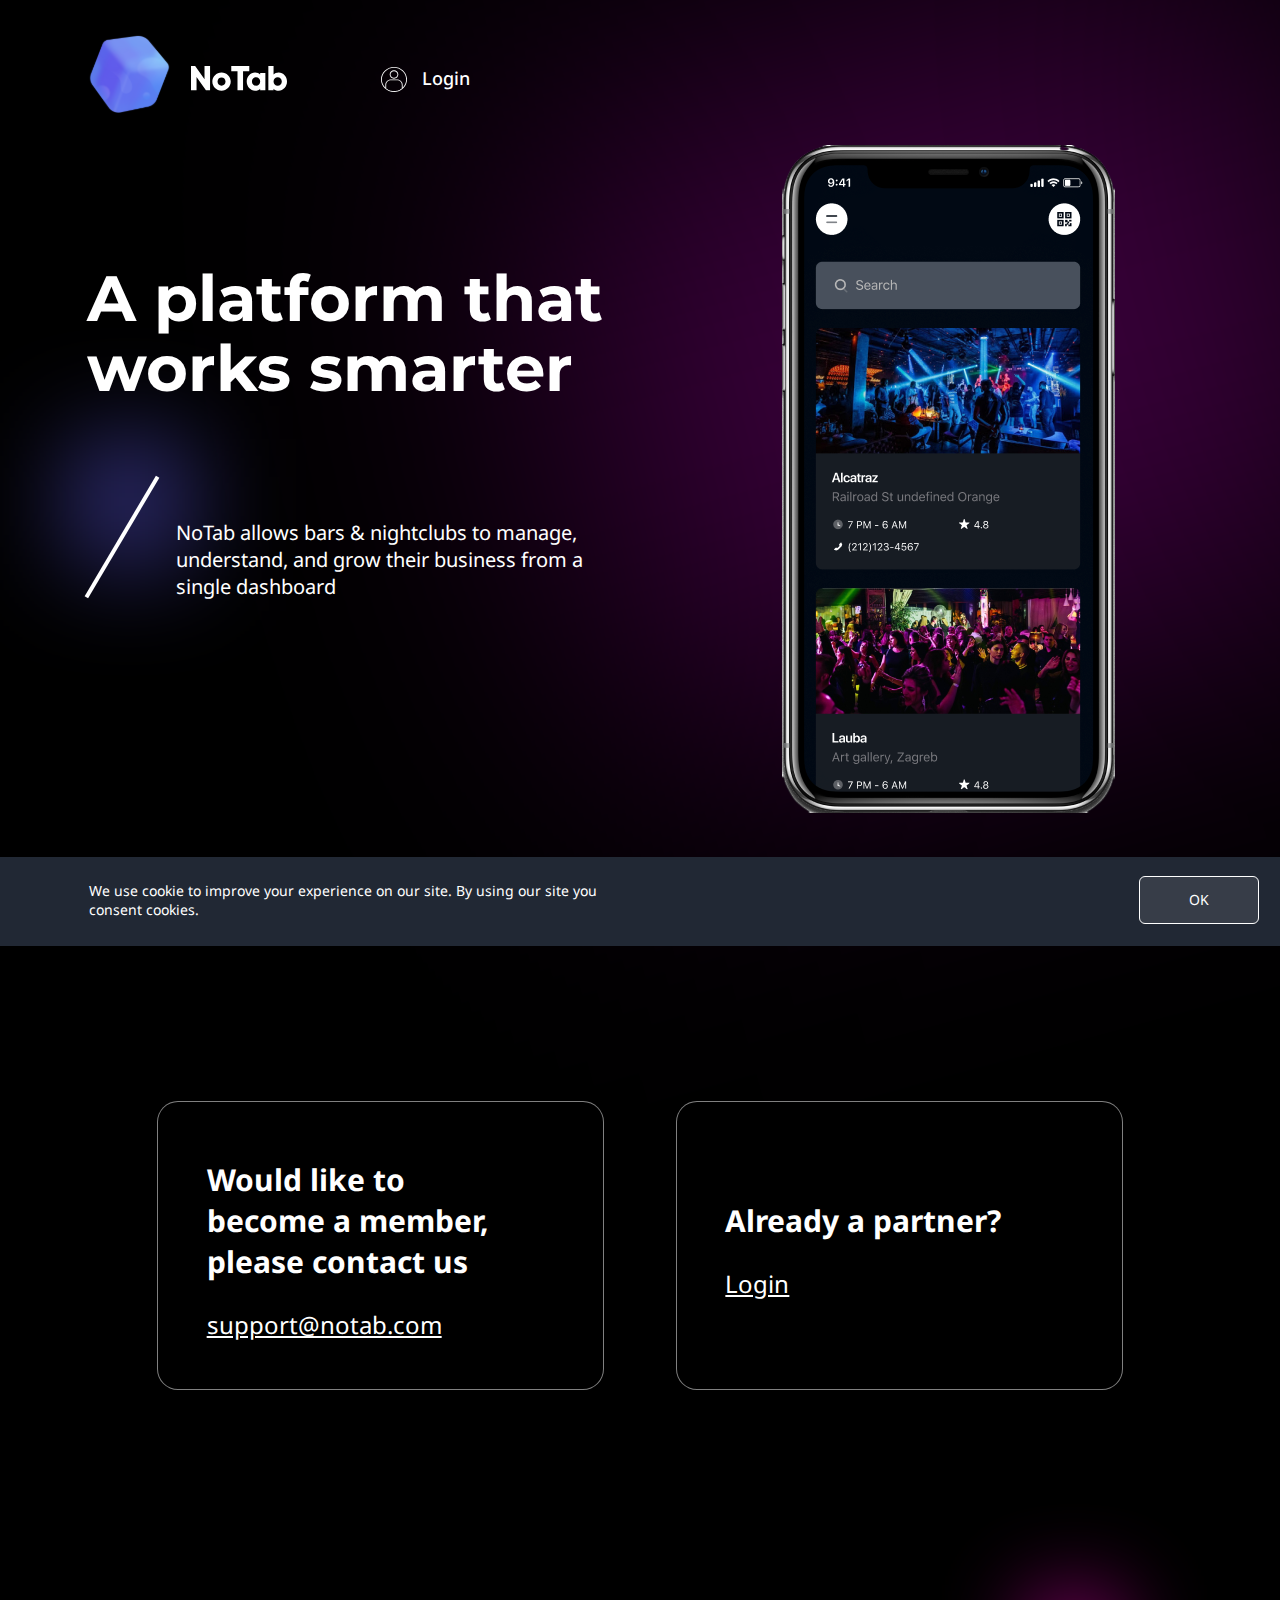
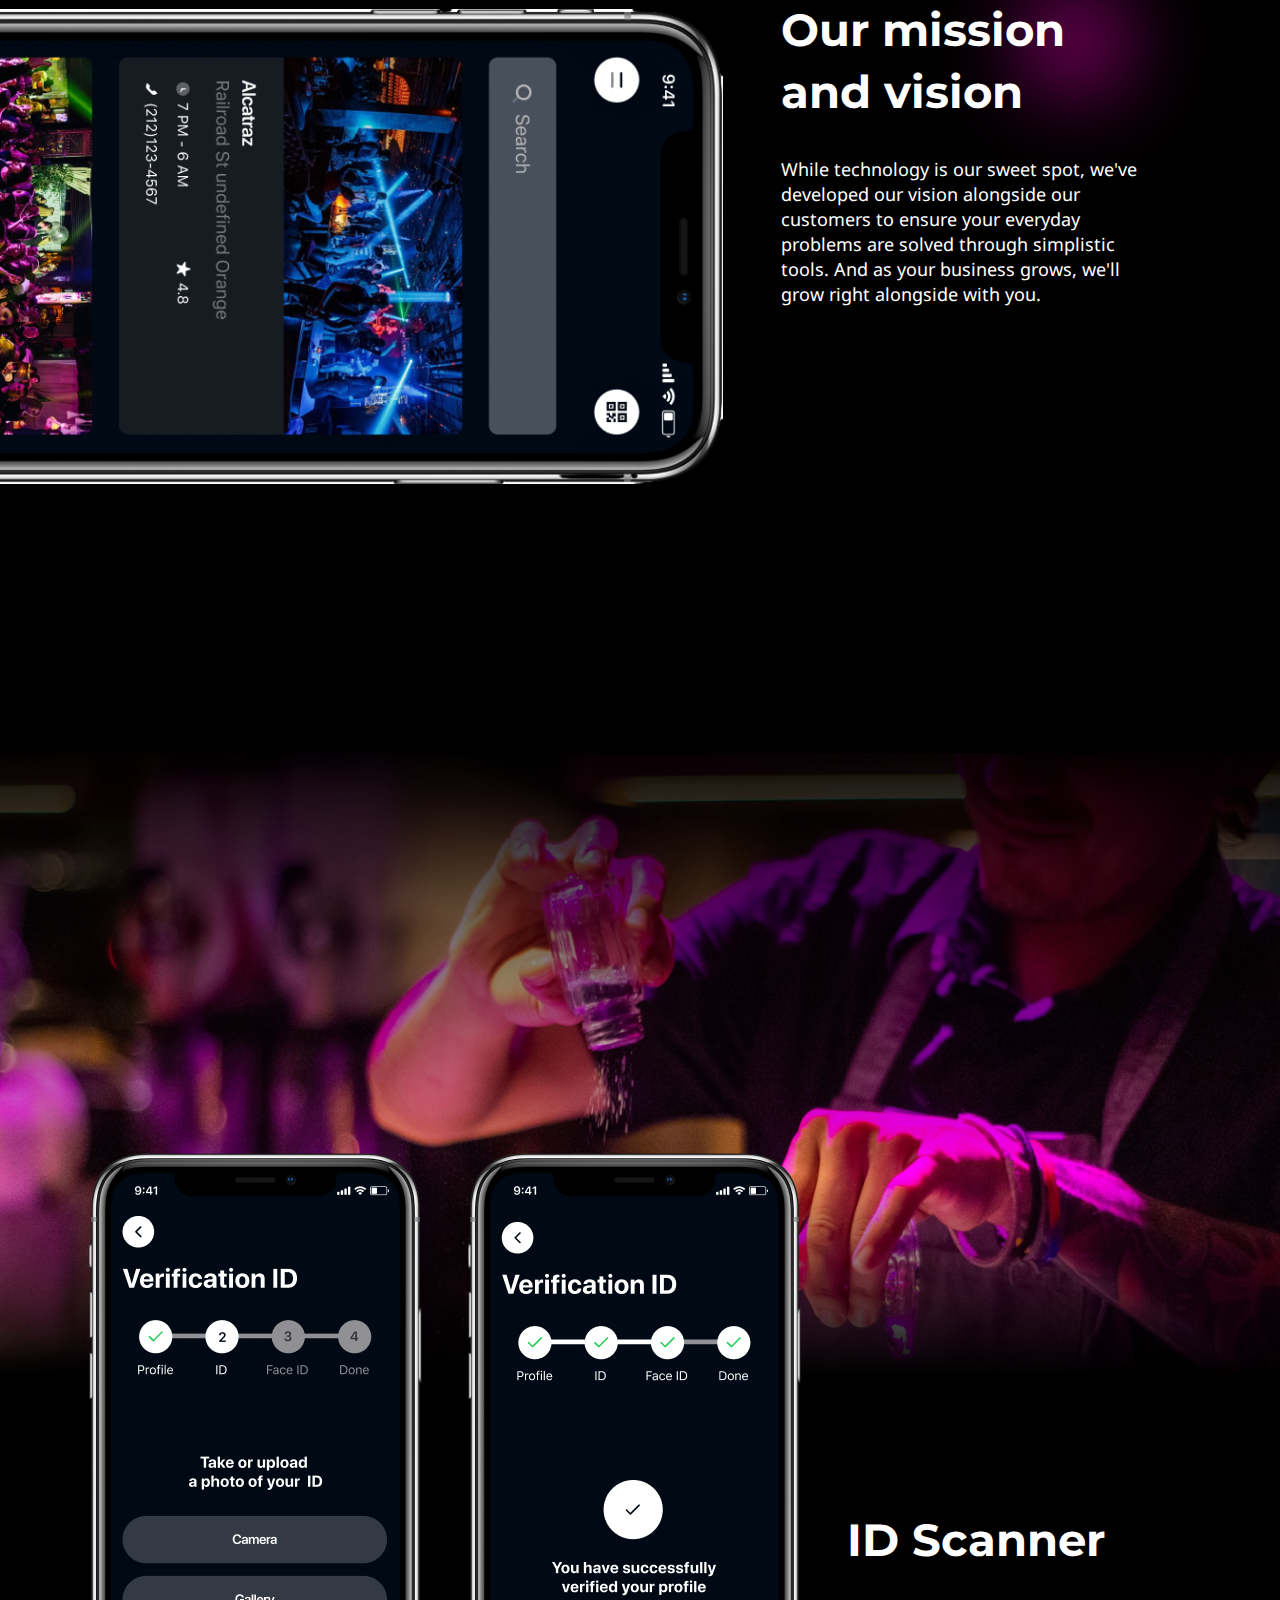
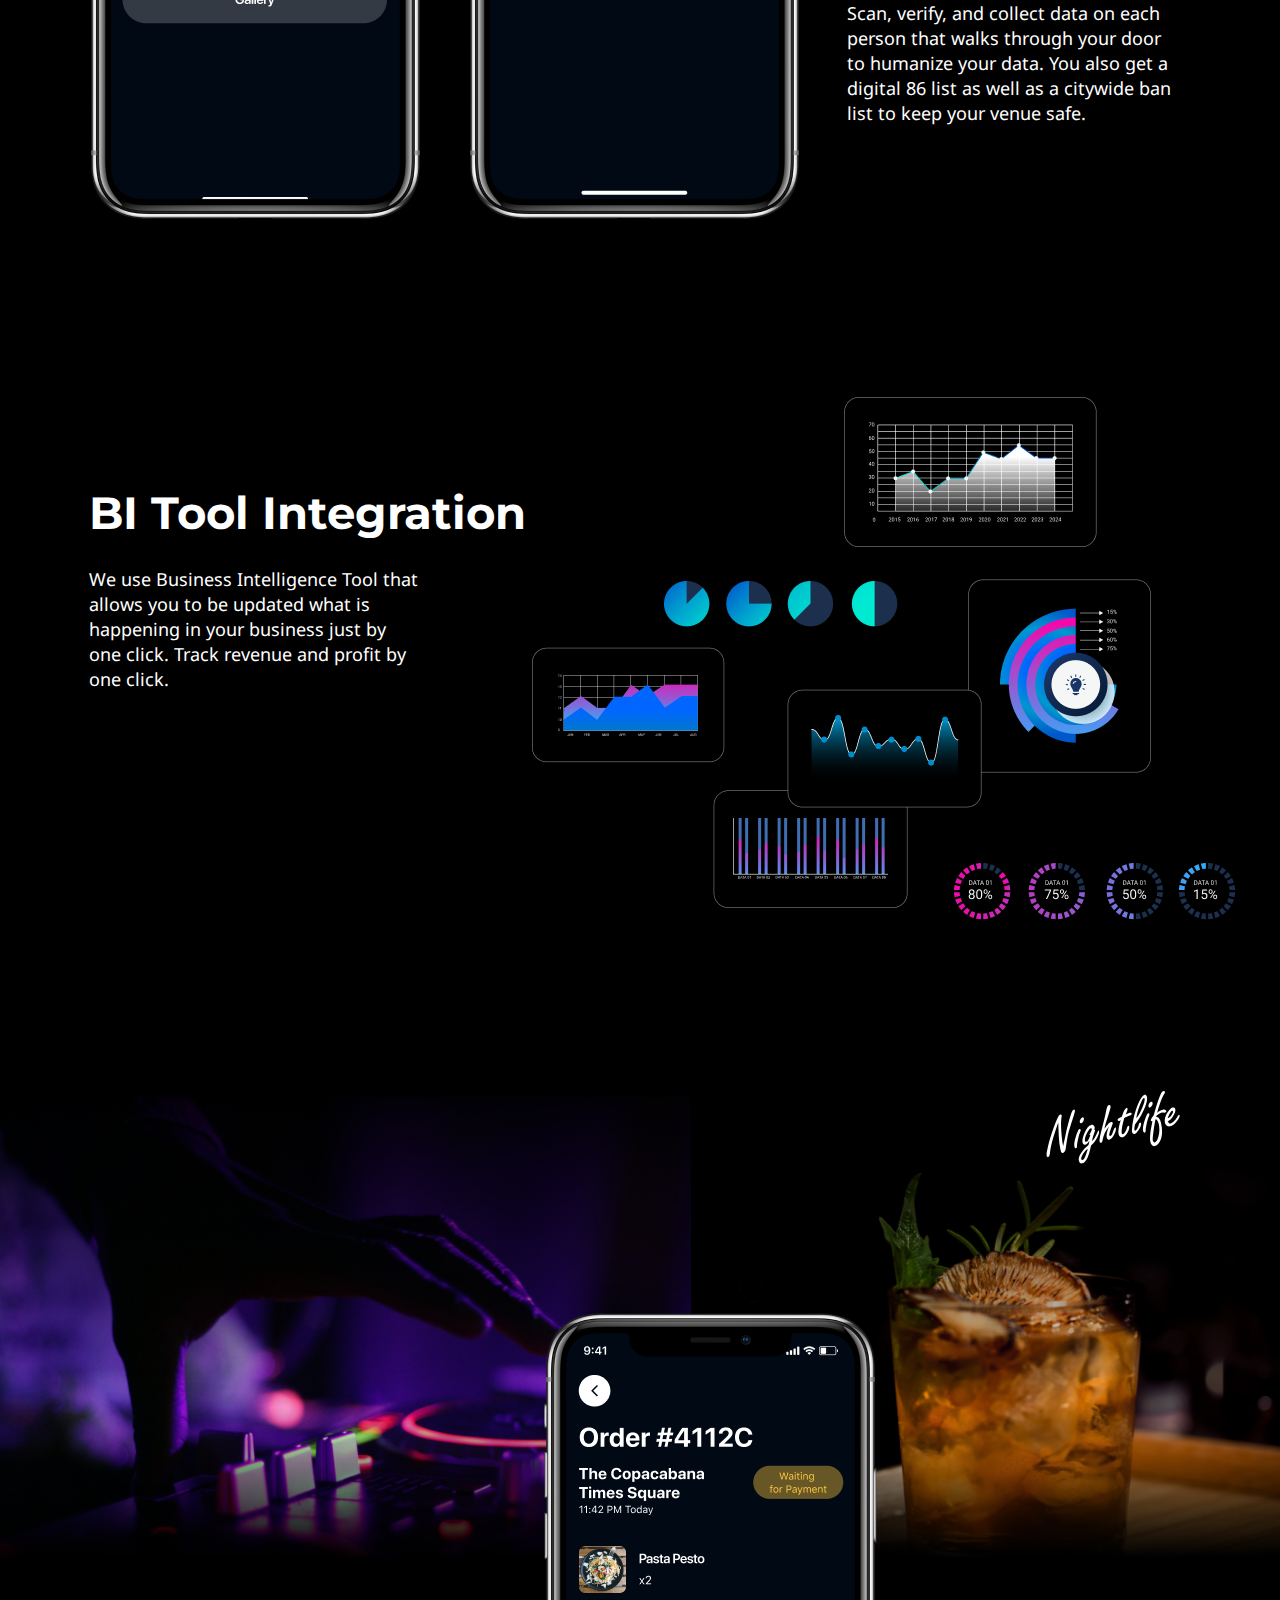
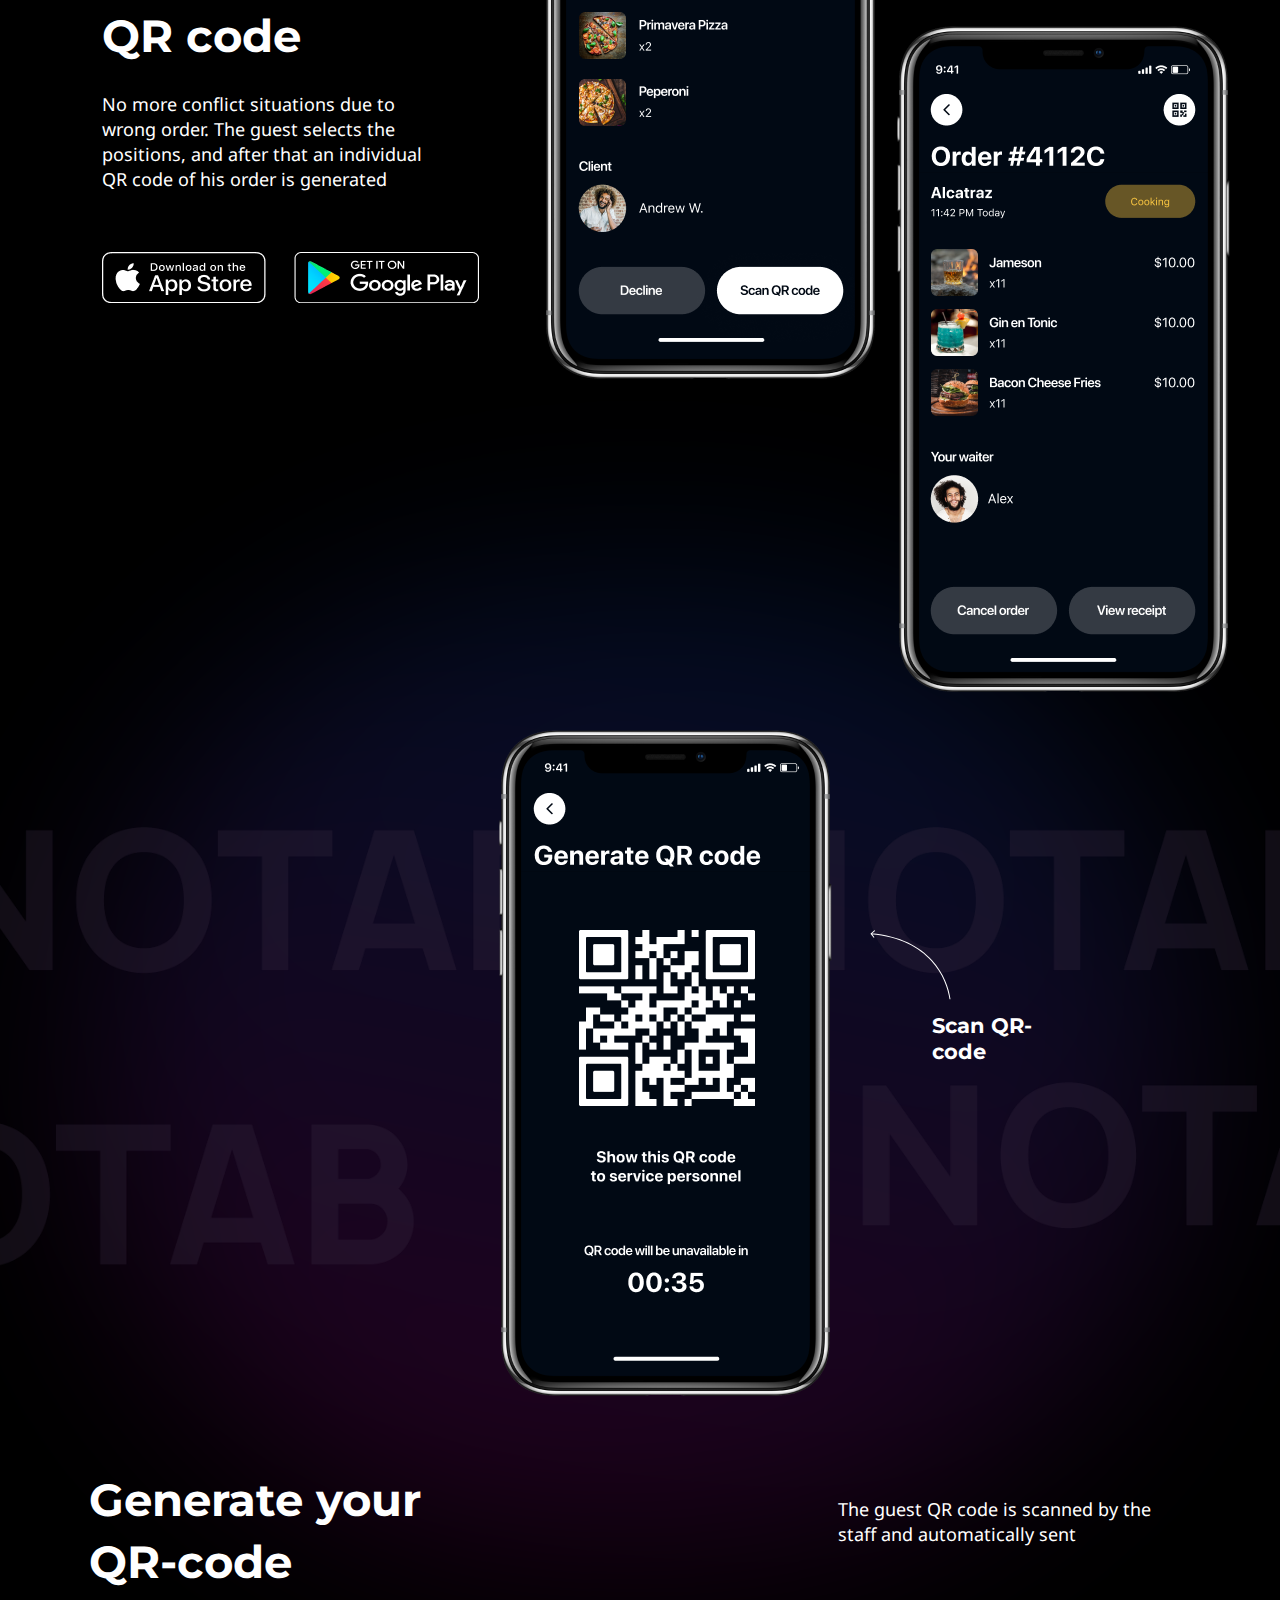
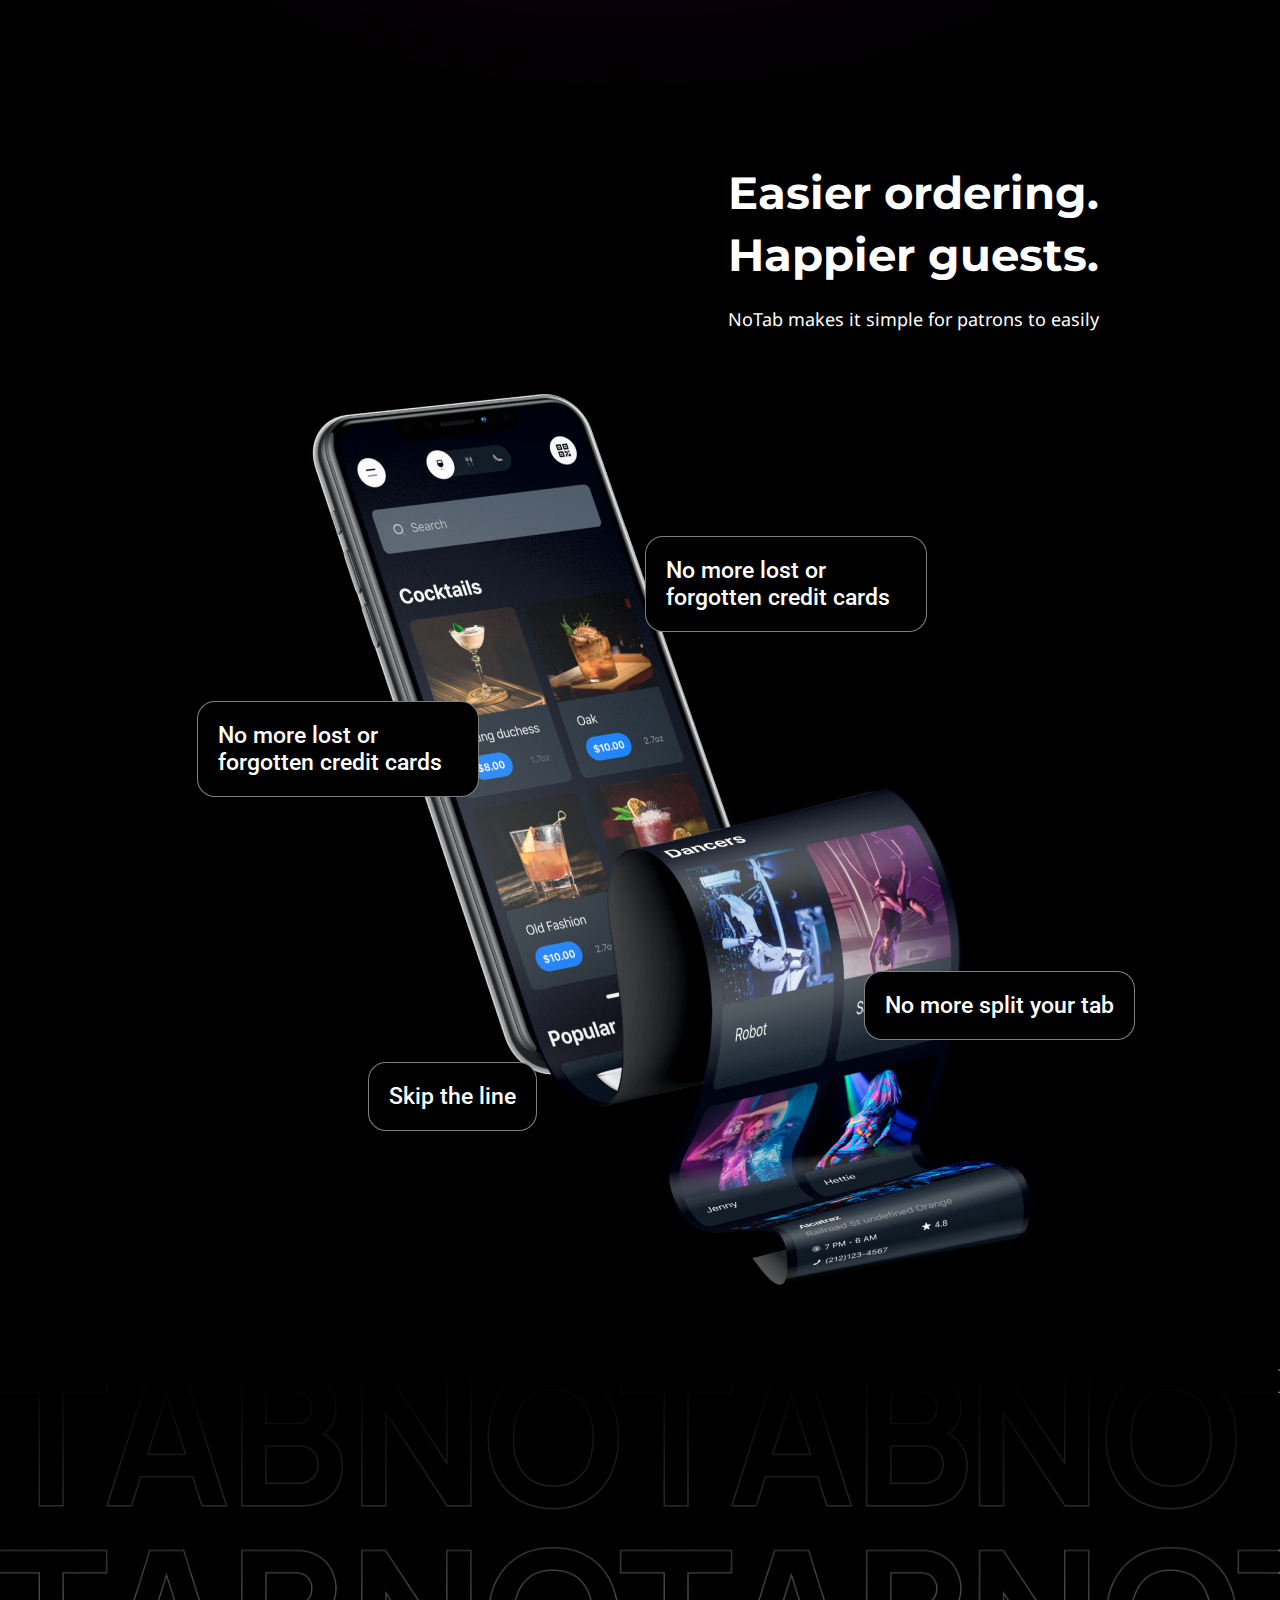
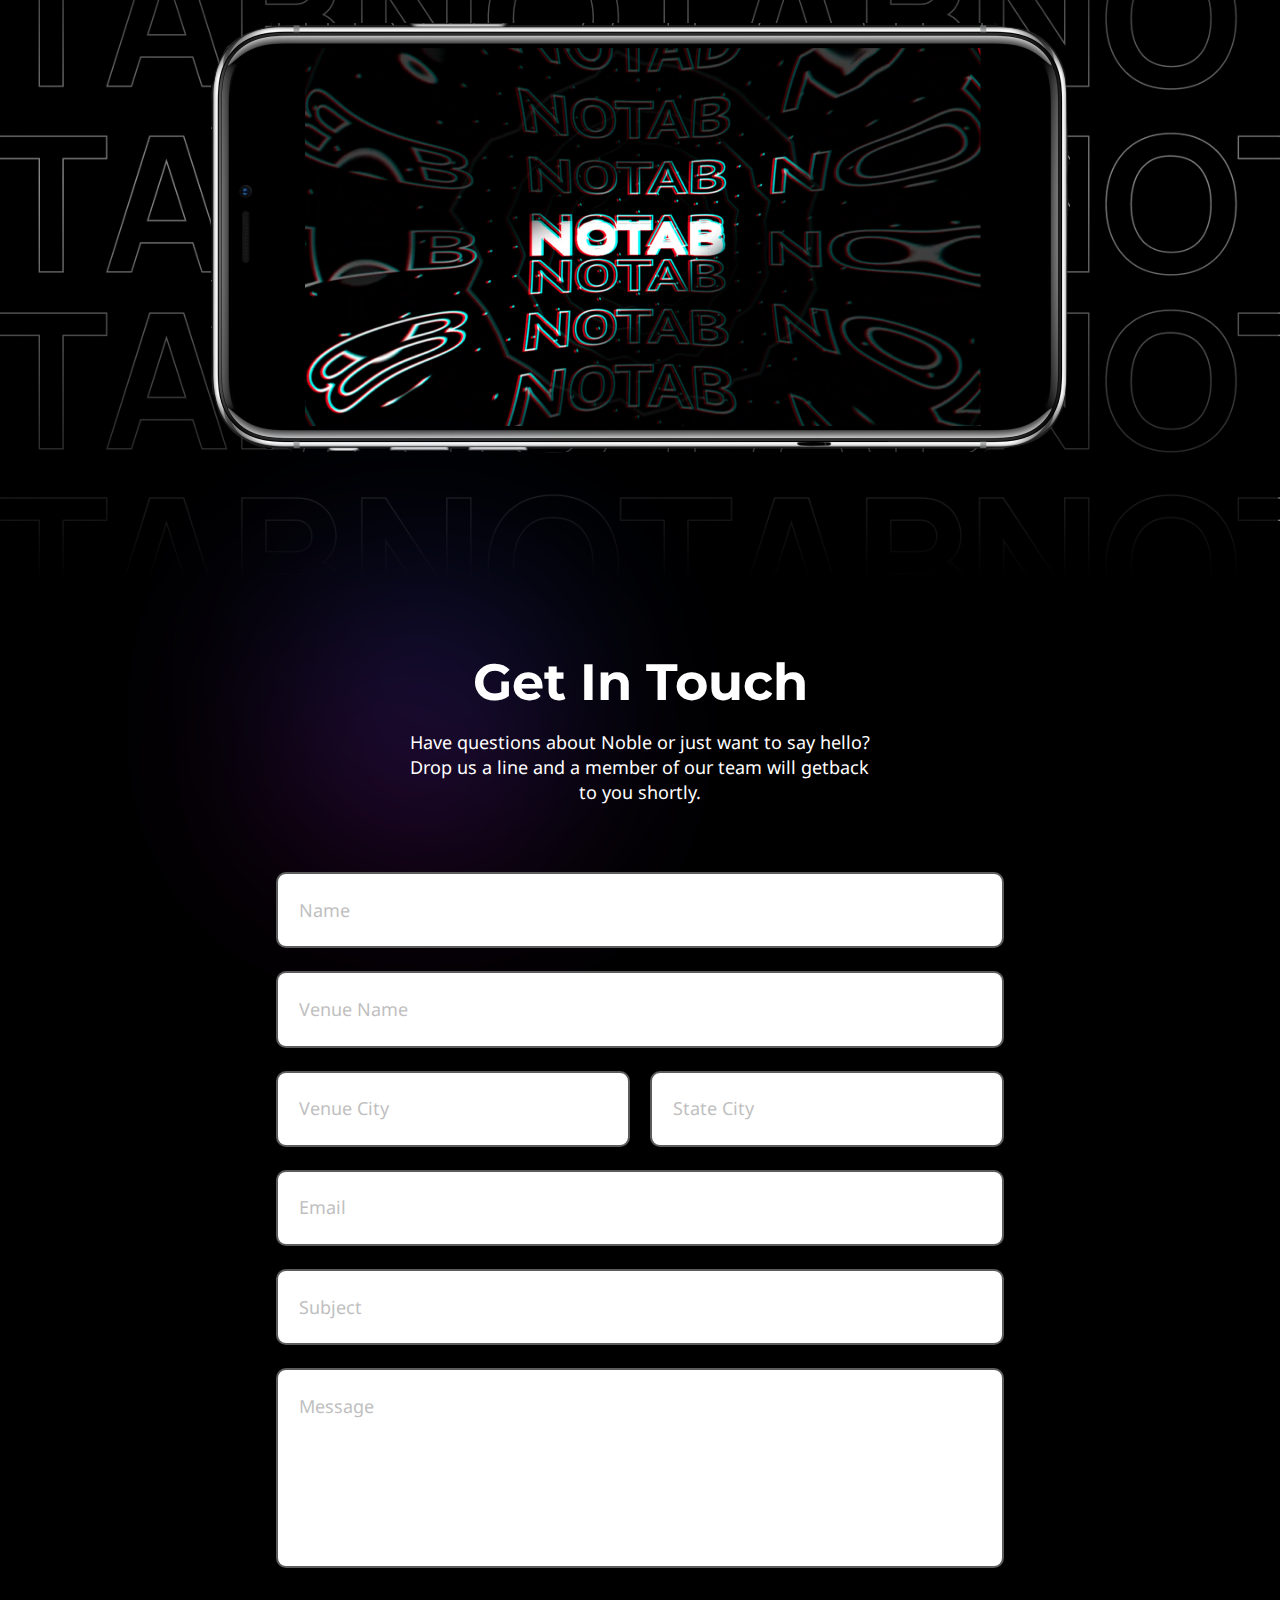
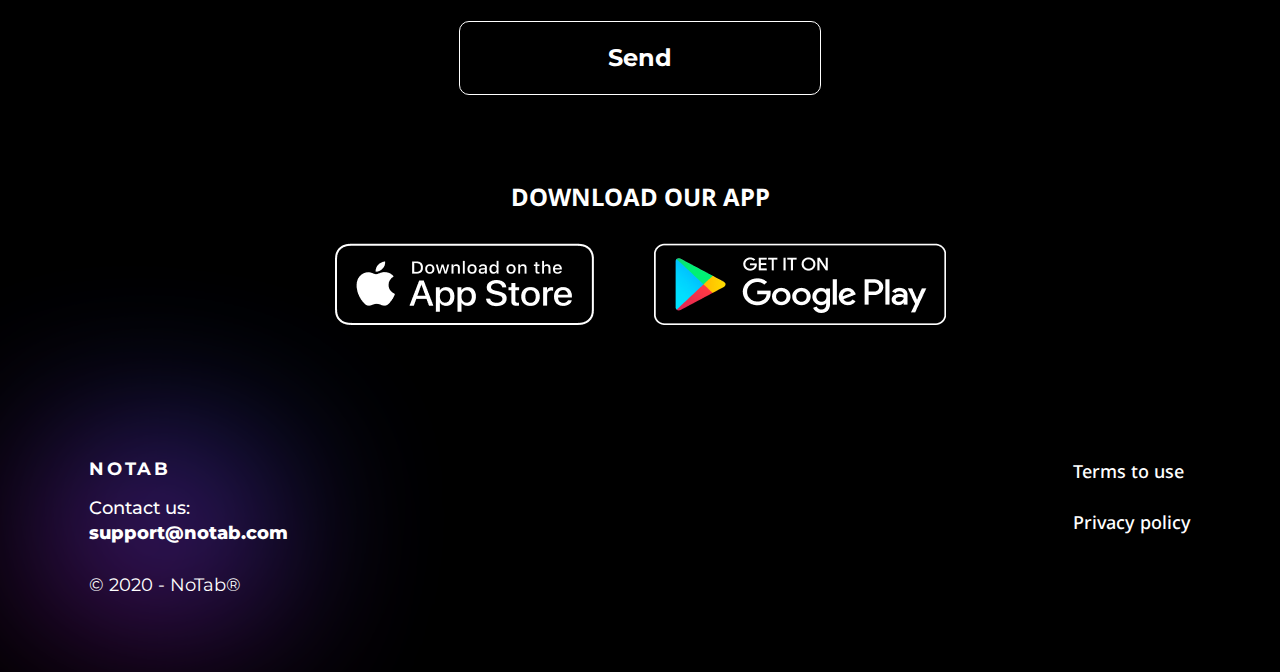
<file: index.html>
<!DOCTYPE html>
<html lang="en">
  <head>
    <meta charset="UTF-8" />
    <meta http-equiv="X-UA-Compatible" content="IE=edge" />
    <meta name="viewport" content="width=device-width, minimum-scale=1" />
    <link rel="stylesheet" href="./layout/src/styles/style.css" />
    <title>NoTab</title>
  </head>
  <body>
    <div class="cookie-consent">
      <span class="cookie-consent__text cookie-consent__text_size_s"
        >We use cookie to improve your experience on our site. By using our site
        you consent cookies.
      </span>
      <button class="cookie-consent__btn">
        <span class="cookie-consent__text cookie-consent__text_size_s">OK</span>
      </button>
    </div>
    <header class="header">
      <div class="header__logo">
        <object class="header__image" data="./layout/src/images/logos/logo.svg">
          Your browser does not support SVG
        </object>
        <object
          class="header__title"
          data="./layout/src/images/logos/logo_text.svg"
        >
          Your browser does not support SVG
        </object>
      </div>
      <nav class="header__navigation">
        <ul class="header__list list">
          <li class="list__item">
            <object
              class="list__icon"
              data="./layout/src/images/icons/login.svg"
            >
              Your browser does not support SVG
            </object>
            <a
              class="list__link list__link_text-decoration list__link_size_s"
              href="#"
              >Login</a
            >
          </li>
        </ul>
      </nav>
    </header>
    <main class="main">
      <div class="main__app-description app-description">
        <div class="app-description__info">
          <h1 class="app-description__title app-description__title_size_m">
            A platform that works smarter
          </h1>
          <p class="app-description__text app-description__text_size_m">
            NoTab allows bars & nightclubs to manage, understand, and grow their
            business from a single dashboard
          </p>
        </div>
        <div class="app-description__image-gradient">
          <img
            class="app-description__image"
            src="./layout/src/images/mockups/mockup_preview_1.png"
            alt="Application preview"
          />
        </div>
      </div>
      <div class="main__download-app download-app">
        <h3
          class="download-app__title download-app__title_size_m download-app__title_text-transform_uppercase"
        >
          download our app
        </h3>
        <ul class="download-app__list list">
          <li class="list__item">
            <button class="list__button"></button>
          </li>
          <li class="list__item">
            <button class="list__button"></button>
          </li>
        </ul>
      </div>
      <div class="main__hint-container">
        <div class="main__hint hint">
          <h3 class="hint__title hint__title_size_m">
            Would like to become a member, please contact us
          </h3>
          <a
            class="hint__link hint__link_size_s"
            href="mailto:support@notab.com"
            >support@notab.com</a
          >
        </div>
        <div class="main__hint hint">
          <h3 class="hint__title hint__title_size_m">Already a partner?</h3>
          <a class="hint__link hint__link_size_s" href="#">Login</a>
        </div>
      </div>
      <div class="main__app-description-mission app-description">
        <img
          class="app-description__image"
          src="./layout/src/images/mockups/mockup_preview_2.png"
          alt="Application preview"
        />
        <div class="app-description__info">
          <h2 class="app-description__title app-description__title_size_s">
            Our mission and vision
          </h2>
          <p class="app-description__text app-description__text_size_s">
            While technology is our sweet spot, we've developed our vision
            alongside our customers to ensure your everyday problems are solved
            through simplistic tools. And as your business grows, we'll grow
            right alongside with you.
          </p>
        </div>
      </div>
      <div class="main__image-container">
        <img
          class="main__image"
          src="./layout/src/images/background/louis-hansel-shotsoflouis.png"
          alt="Louis hansel shotsoflouis"
        />
      </div>
      <div class="main__app-description-scan app-description">
        <div class="app-description__image-container">
          <img
            class="app-description__image"
            src="./layout/src/images/mockups/mockup_verification_1.png"
            alt="Application verification"
          />
          <img
            class="app-description__image"
            src="./layout/src/images/mockups/mockup_verification_2.png"
            alt="Application verification"
          />
        </div>
        <div class="app-description__info">
          <h2 class="app-description__title app-description__title_size_s">
            ID Scanner
          </h2>
          <p class="app-description__text app-description__text_size_s">
            Scan, verify, and collect data on each person that walks through
            your door to humanize your data. You also get a digital 86 list as
            well as a citywide ban list to keep your venue safe.
          </p>
        </div>
      </div>
      <div class="main__app-description-integration app-description">
        <div class="app-description__info">
          <h1 class="app-description__title app-description__title_size_s">
            BI Tool Integration
          </h1>
          <p class="app-description__text app-description__text_size_s">
            We use Business Intelligence Tool that allows you to be updated what
            is happening in your business just by one click. Track revenue and
            profit by one click.
          </p>
        </div>
        <div class="app-description__image-container">
          <img
            class="app-description__image"
            src="./layout/src/images/statistics/statistic_4.png"
            alt="Application statistic"
          />
          <img
            class="app-description__image"
            src="./layout/src/images/statistics/statistic_2.png"
            alt="Application statistic"
          />
          <img
            class="app-description__image"
            src="./layout/src/images/statistics/statistic_1.png"
            alt="Application statistic"
          />
          <img
            class="app-description__image"
            src="./layout/src/images/statistics/statistic_6.png"
            alt="Application statistic"
          />
          <img
            class="app-description__image"
            src="./layout/src/images/statistics/statistic_5.png"
            alt="Application statistic"
          />
          <img
            class="app-description__image"
            src="./layout/src/images/statistics/statistic_7.png"
            alt="Application statistic"
          />
          <img
            class="app-description__image"
            src="./layout/src/images/statistics/statistic_3.png"
            alt="Application statistic"
          />
        </div>
      </div>
      <div class="main__image-container">
        <img
          class="main__image"
          src="./layout/src/images/background/marcela-laskoski.png"
          alt="Marcela laskoski"
        />
        <object
          class="main__logo"
          data="./layout/src/images/logos/nightlife.svg"
        >
          Your browser does not support SVG
        </object>
        <img
          class="main__image"
          src="./layout/src/images/background/ash-edmonds.png"
          alt="Ash edmonds"
        />
      </div>
      <div class="main__app-description-qr app-description">
        <div class="app-description__info">
          <h1 class="app-description__title app-description__title_size_s">
            QR code
          </h1>
          <p class="app-description__text app-description__text_size_s">
            No more conflict situations due to wrong order. The guest selects
            the positions, and after that an individual QR code of his order is
            generated
          </p>
          <ul class="app-description__list list">
            <li class="list__item">
              <button class="list__button"></button>
            </li>
            <li class="list__item">
              <button class="list__button"></button>
            </li>
          </ul>
        </div>
        <div class="app-description__image-container">
          <img
            class="app-description__image"
            src="./layout/src/images/mockups/mockup_qr_1.png"
            alt="Order"
          />
          <img
            class="app-description__image"
            src="./layout/src/images/mockups/mockup_qr_2.png"
            alt="Order"
          />
        </div>
      </div>
      <img
        class="main__image"
        src="./layout/src/images/notab_1.png"
        alt="Notab"
      />
      <div class="main__app-description-generate-qr app-description">
        <div class="app-description__image-wrapper">
          <img
            class="app-description__image"
            src="./layout/src/images/mockups/mockup_qr_3.png"
            alt="Scan QR-code"
          />
          <div class="app-description__image-pointer">
            <object
              class="app-description__image-arrow"
              data="./layout/src/images/elements/arrow.svg"
            >
              Your browser does not support SVG
            </object>
            <p
              class="app-description__image-text app-description__image-text_size_s"
            >
              Scan QR-code
            </p>
          </div>
        </div>
        <div class="app-description__info">
          <h3 class="app-description__title app-description__title_size_s">
            Generate your QR-code
          </h3>
          <p class="app-description__text app-description__text_size_s">
            The guest QR code is scanned by the staff and automatically sent
          </p>
        </div>
      </div>
      <div class="main__app-description-ordering app-description">
        <div class="app-description__info">
          <h1 class="app-description__title app-description__title_size_s">
            Easier ordering. Happier guests.
          </h1>
          <p class="app-description__text app-description__text_size_s">
            NoTab makes it simple for patrons to easily
          </p>
        </div>
        <div class="app-description__image-hint">
          <img
            class="app-description__image"
            src="./layout/src/images/mockups/mockup_features.png"
            alt="Scan QR-code"
          />
          <div class="app-description__hint hint">
            <h3 class="hint__title hint__title_size_s">
              No more lost or forgotten credit cards
            </h3>
          </div>
          <div class="app-description__hint hint">
            <h3 class="hint__title hint__title_size_s">
              No more lost or forgotten credit cards
            </h3>
          </div>
          <div class="app-description__hint hint">
            <h3 class="hint__title hint__title_size_s">Skip the line</h3>
          </div>
          <div class="app-description__hint hint">
            <h3 class="hint__title hint__title_size_s">
              No more split your tab
            </h3>
          </div>
        </div>
      </div>
      <div class="main__image-wrapper">
        <img
          class="main__image"
          src="./layout/src/images/notab_2.png"
          alt="Notab"
        />
        <img
          class="main__mockup-image"
          src="./layout/src/images/mockups/mockup_notab.png"
          alt="Notab"
        />
      </div>
      <form class="main__form form">
        <div class="form__header">
          <h3 class="form__title form__title_size_m">Get In Touch</h3>
          <p class="form__description form__description_size_s">
            Have questions about Noble or just want to say hello? Drop us a line
            and a member of our team will getback to you shortly.
          </p>
        </div>
        <fieldset class="form__field-group">
          <input
            class="form__input form__input_size_s"
            type="text"
            name="name"
            tabindex="1"
            placeholder="Name"
          />
          <input
            class="form__input form__input_size_s"
            type="text"
            name="venueName"
            tabindex="2"
            placeholder="Venue Name"
          />
          <div class="form__input-group">
            <input
              class="form__input form__input_size_s"
              type="text"
              name="venueCity"
              tabindex="3"
              placeholder="Venue City"
            />
            <input
              class="form__input form__input_size_s"
              type="text"
              name="stateCity"
              tabindex="4"
              placeholder="State City"
            />
          </div>
          <input
            class="form__input form__input_size_s"
            type="email"
            name="email"
            tabindex="5"
            placeholder="Email"
          />
          <input
            class="form__input form__input_size_s"
            type="text"
            name="subject"
            tabindex="6"
            placeholder="Subject"
          />
          <textarea
            class="form__text-area form__input form__input_size_s"
            name="message"
            placeholder="Message"
            tabindex="7"
          ></textarea>
        </fieldset>
        <div class="form__confirm-btn-wrapper">
          <button class="form__confirm-btn form__confirm-btn_size_s">
            Send
          </button>
        </div>
      </form>
      <div class="main__download-app download-app">
        <h3
          class="download-app__title download-app__title_size_s download-app__title_text-transform_uppercase"
        >
          download our app
        </h3>
        <ul class="download-app__list list">
          <li class="list__item">
            <button class="list__button"></button>
          </li>
          <li class="list__item">
            <button class="list__button"></button>
          </li>
        </ul>
      </div>
    </main>
    <footer class="footer footer_size_s">
      <div class="footer__contacts">
        <span
          class="footer__title footer__title_size_s footer__title_text-transform_uppercase"
          >notab</span
        >
        <p class="footer__contact footer__contact_size_s">
          Contact us:
          <br />
          <a
            class="footer__link footer__link_size_s footer__link_text_decoration"
            href="mailto:support@notab.com"
            >support@notab.com</a
          >
        </p>
        <p class="footer__copyright">© 2020 - NoTab®</p>
      </div>
      <ul class="footer__list list">
        <li class="list__item">
          <a class="list__link list__link_text-decoration" href="#"
            >Terms to use</a
          >
        </li>
        <li class="list__item">
          <a class="list__link list__link_text-decoration" href="#"
            >Privacy policy</a
          >
        </li>
      </ul>
    </footer>
    <script type="module" src="./layout/src/scripts/index.js"></script>
  </body>
</html>
</file>
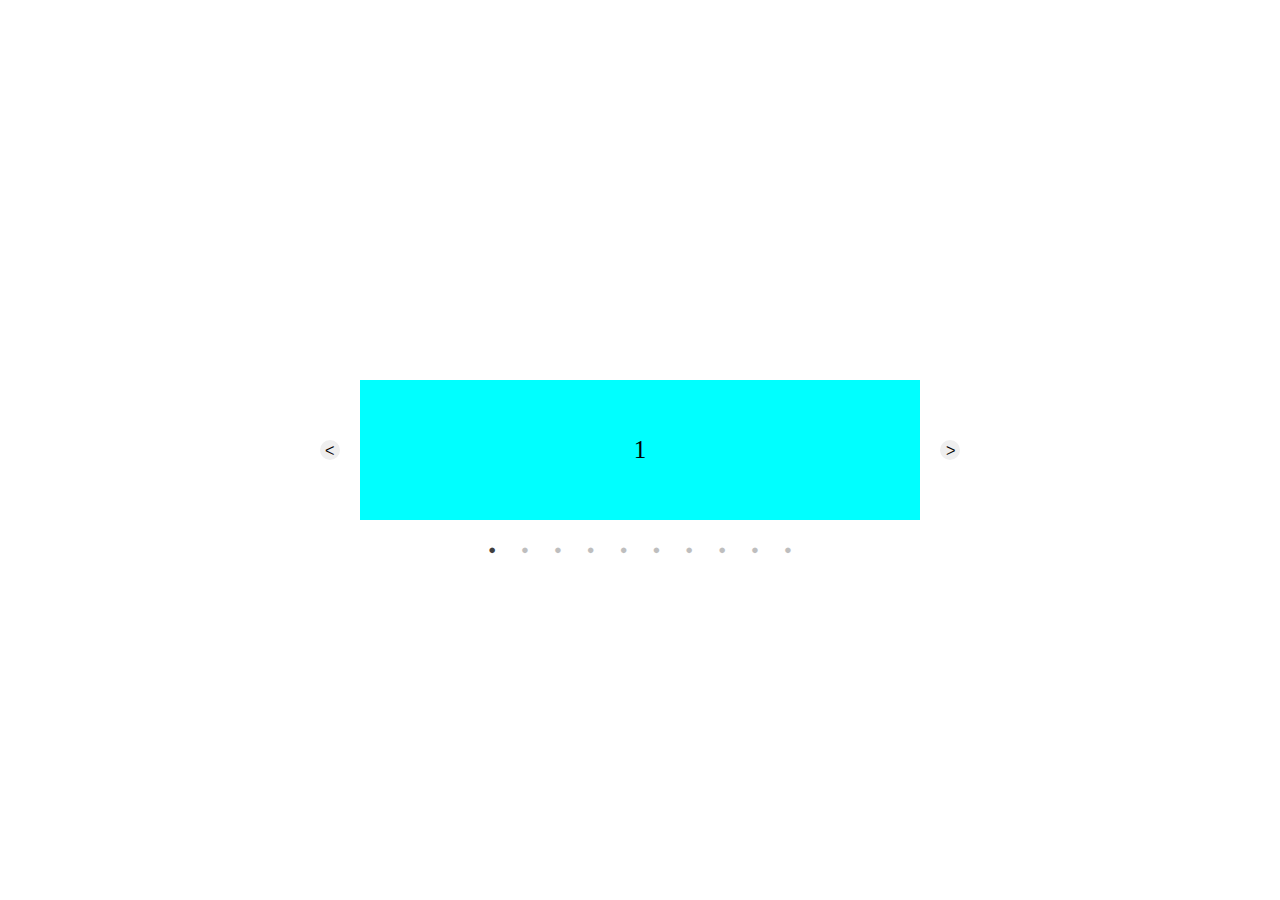
<file: slider.html>
<!DOCTYPE html>
<html lang="en">
  <head>
    <meta charset="UTF-8" />
    <meta http-equiv="X-UA-Compatible" content="IE=edge" />
    <meta name="viewport" content="width=device-width, initial-scale=1.0" />
    <link rel="stylesheet" href="./slider/src/styles/style.css" />
    <title>Slider</title>
  </head>
  <body>
    <div class="slider">
      <button class="slider__arrow-prev arrow"></button>
      <div class="slider__container">
        <ul class="slider__list list">
          <li class="list__item">
            <div class="list__image" style="background-color: aqua">1</div>
          </li>
          <li class="list__item">
            <div class="list__image" style="background-color: blue">2</div>
          </li>
          <li class="list__item">
            <div class="list__image" style="background-color: blueviolet">
              3
            </div>
          </li>
          <li class="list__item">
            <div class="list__image" style="background-color: brown">4</div>
          </li>
          <li class="list__item">
            <div class="list__image" style="background-color: yellow">5</div>
          </li>
          <li class="list__item">
            <div class="list__image" style="background-color: cornflowerblue">
              6
            </div>
          </li>
          <li class="list__item">
            <div class="list__image" style="background-color: chocolate">7</div>
          </li>
          <li class="list__item">
            <div class="list__image" style="background-color: deeppink">8</div>
          </li>
          <li class="list__item">
            <div class="list__image" style="background-color: green">9</div>
          </li>
          <li class="list__item">
            <div class="list__image" style="background-color: darksalmon">
              10
            </div>
          </li>
        </ul>
      </div>
      <button class="slider__arrow-next arrow"></button>
      <ul class="slider__dots list"></ul>
    </div>
    <script type="module" src="./slider/src/scripts/index.js"></script>
  </body>
</html>
</file>
<file: slider/src/styles/style.css>
* {
  margin: 0;
  padding: 0;
  border: 0;
}

html, 
body {
  height: 100%;
}

body,
.list__image {
  display: flex;
  justify-content: center;
  flex-direction: column;
  align-items: center;
}

.list {
  display: flex;
  list-style: none;
}

.list__image {
  font-weight: 500;
  font-size: 25px;
  width: 560px;
  height: 100%;
}

.slider {
  height: 140px;
  position: relative;
}

.slider__container {
  width: 560px;
  overflow: hidden;
}

.slider__list {
  height: 140px;
}

.slider__arrow-prev {
  left: -40px;
}

.slider__arrow-next {
  right: -40px;
}

.slider__arrow-prev::before,
.slider__arrow-next::before {
  position: absolute;
  bottom: 2px;
}

.slider__arrow-prev::before {
  right: 6px;
  content: "\1438";
}

.slider__arrow-next::before {
  left: 6px;
  content: "\1433";
}

.arrow {
  font-family: Arial, sans-serif;
  position: absolute;
  top: calc(50% - 10px);
  cursor: pointer;
  width: 20px;
  height: 20px;
  border-radius: 50%;
}

.arrow:hover {
  filter: brightness(90%) 
}

.slider__dots {
  margin-top: 20px;
  column-gap: 25px;
  justify-content: center;
}

.slider__dot-btn {
  font-family: Arial, sans-serif;
  font-size: 0;
  opacity: 0.25;
  cursor: pointer;
  outline: none;
  background-color: transparent;
}

.slider__dot-btn:hover {
  opacity: 0.75 !important;
}

.slider__dot-btn::before {
  font-size: 13px;
  content: "\25CF";
}
</file>
<file: layout/src/styles/style.css>
@import url('./normalize.css');
@import url('./fonts.css');
@import url('./variables.css');

* {
  margin: 0;
  padding: 0;
  border: 0;
}

html {
  background-color: var(--bg-color);
  overflow-y: overlay;
  overflow-x: hidden;
}

.list {
  list-style: none;
}

.list__button {
  cursor: pointer;
  border: none;
  outline: none;
}

.list__button:hover {
  opacity: 0.85;
}

.list__item:nth-of-type(1) > .list__button {
  width: 164px;
  height: 51px;
  background: url("../images/download/app_store_1.png") no-repeat;
}

.list__item:nth-of-type(2) > .list__button {
  width: 185px;
  height: 51px;
  background: url("../images/download/google_play_1.png") no-repeat;
}

.list__link {
  font-family: "Noto Sans", sans-serif;
  font-weight: 500;
  line-height: 25px;
  color: var(--text-color);
}

.list__link_size_s {
  font-size: 18px;
}

.list__link::after,
.footer__link::after {
  width: 0;
  content: "";
  display: block;
  border-bottom: 2px solid var(--text-color);
  transition: width 0.4s ease-in-out;
}

.list__link:hover::after,
.footer__link:hover::after {
  width: 100%;
}

.list__icon {
  margin-right: 20%;
}

.list__link_text-decoration {
  text-decoration: none;
}

.cookie-consent {
  width: 100%;
  display: flex;
  align-items: center;
  position: fixed;
  bottom: -200px;
  z-index: 1;
  background-color: var(--cookie-consent-color);
  padding: 1.5% 1.67% 1.72% 6.94%;
  box-sizing: border-box;
}

.cookie-consent__text {
  font-family: "Noto Sans", sans-serif;
  font-weight: 400;
  line-height: 19px;
  color: var(--text-color);
  margin-right: 43.75%;
}

.cookie-consent__text_size_s {
  font-size: 14px;
}

.cookie-consent__btn {
  border: 1px solid var(--text-color);
  border-radius: 6px;
  padding: 1.15% 4.16%;
  background-color: var(--cookie-consent-btn-color);
}

.cookie-consent__btn:hover {
  opacity: 0.85;
  cursor: pointer;
}

.header {
  display: flex;
  align-items: center;
  margin: 1.6% 65.76% 1.25% 5.9%;
}

.header__logo {
  margin-right: 28.2%;
  flex-shrink: 0;
  display: flex;
}

.header__title {
  margin: 3% 0 0 4%;
}

.header__navigation {
  display: inline-block;
}

.header__list > .list__item:nth-of-type(1) {
  margin-top: 11%;
  display: flex;
}

.app-description {
  display: flex;
}

.app-description__hint {
  padding: 20px;
  max-width: 240px;
  position: absolute;
  border-radius: 18px !important;
}

.app-description__hint > .hint__title {
  font-family: Roboto, sans-serif;
  font-weight: 500;
  line-height: 27px;
  margin-bottom: 0;
}

.app-description__image-hint {
  margin-left: 3%;
  position: relative;
}

.app-description__image-hint > div:nth-of-type(1) {
  top: 369px;
  left: -24px;
}

.app-description__image-hint > div:nth-of-type(2) {
  top: 204px;
  right: 220px;
}

.app-description__image-hint > div:nth-of-type(3) {
  top: 730px;
  right: 610px;
}

.app-description__image-hint > div:nth-of-type(4) {
  right: 12px;
  top: 639px;
}

.app-description__image-wrapper {
  display: flex;
  align-items: center;
  margin: 0 11.94% 6.4% 37.2%;
}

.app-description__image-pointer {
  margin-top: -23.81%;
}

.app-description__image-arrow {
  margin: 0 0 6.49% -48.7%;
}

.app-description__image-container {
  display: flex;
}

.app-description__image-text {
  font-family: Montserrat, sans-serif;
  font-weight: 700;
  line-height: 26px;
  color: var(--text-color);
}

.app-description__image-text_size_s {
  font-size: 21px;
}

.app-description__list {
  margin-top: 60px;
  column-gap: 28px;
  display: flex;
}

.app-description__title {
  font-family: Montserrat, sans-serif;
  font-weight: 700;
  line-height: 62px;
  margin-bottom: 9%;
  color: var(--text-color);
}

.app-description__title_size_m {
  font-size: 64px;
}

.app-description__title_size_s {
  font-size: 51px;
}

.app-description__text {
  font-family: "Noto Sans", sans-serif;
  font-weight: 400;
  line-height: 25px;
  text-align: left;
  color: var(--text-color);
}

.app-description__text_size_m {
  font-size: 20px;
}

.app-description__text_size_s {
  font-size: 18px;
}

.main__image {
  width: 100%;
}

.main__image-wrapper {
  margin-top: -70px;
  position: relative;
  display: flex;
  flex-direction: column;
  justify-content: center;
  align-items: center;
  z-index: -1;
}

.main__image-wrapper > .main__mockup-image {
  margin-top: 80px;
  position: absolute;
}

.main__image-container {
  display: flex;
  background: var(--image-container-gradient-color);
}

.main__image-container > .main__image {
  z-index: -1;
}

.main__image-container > img:nth-of-type(1) {
  width: 54%;
}

.main__image-container > img:nth-of-type(2) {
  width: 45.97%;
} 

.main__logo {
  right: 100px;
  position: absolute;
}

.main__app-description {
  margin: 0 12.92% 5.1% 6.8%;
}

.main__app-description > .app-description__image-gradient {
  position: relative;
}

.main__app-description > .app-description__image-gradient::before {
  top: -180px;
  right: -190px;
  width: 660px;
  height: 780px;
  z-index: -1;
  position: absolute;
  background: var(--preview-image-gradient-color);
  filter: blur(170px);
  transform: rotate(-105.26deg);
  content: "";
}

.main__app-description > .app-description__info {
  margin: 7.30% 15.45% 11.07% 0;
  position: relative;
}

.main__app-description > .app-description__info::after {
  background: var(--preview-description-gradient-color);
  filter: blur(50px);
  content: "";
  width: 125px;
  height: 125px;
  bottom: 100px;
  z-index: -1;
  position: absolute;
}

.main__app-description > .app-description__info > .app-description__title {
  margin-bottom: 22.28%;
  line-height: 70px;
}

.main__app-description > .app-description__info > .app-description__text {
  margin: 0 16.3% 0;
  line-height: 27px;
}

.main__app-description > .app-description__info > .app-description__text::before {
  content: "";
  border-bottom: 4px solid var(--text-color);
  width: 140px;
  display: block;
  transform: rotate(120.61deg);
  margin: 0 0 -5% -30%;
}

.main__app-description-mission {
  margin: 0 13.89% 21.04% 0;
}

.main__app-description-mission > .app-description__info {
  margin-left: 13.16%;
}

.main__app-description-mission > .app-description__info > .app-description__title {
  position: relative;
}

.main__app-description-mission > .app-description__info > .app-description__title::before {
  content: "";
  z-index: -1;
  background: var(--mission-description-info-title-gradient-color);
  opacity: 0.7;
  filter: blur(45px);
  right: 45px;
  width: 85px;
  height: 85px;
  position: absolute;
}

.main__app-description-mission > .app-description__image {
  margin: 0.79% 0 0 -19.7%;
}

.main__app-description-mission + .main__image-container > img:nth-of-type(1) {
  width: 100% !important;
}

.main__app-description-scan  {
  margin: -26.78% 12.5% 18.06% 6.94%;
}

.main__app-description-scan > .app-description__image-container {
  column-gap: 6.98%;
  margin-right: 15.31%;
}

.main__app-description-scan > .app-description__info {
  margin-top: 32.72%;
}

.main__app-description-integration {
  margin: 0 1% 31.1% 6.94%;
}

.main__app-description-integration > .app-description__info > .app-description__title {
  margin-bottom: 5%;
}

.main__app-description-integration > .app-description__info > .app-description__text {
  margin-right: 25%;
}

.main__app-description-integration > .app-description__image-container {
  position: relative;
  width: 2000px;
  margin-top: -55px;
}

.main__app-description-integration > .app-description__image-container > img:nth-of-type(1) {
  position: absolute;
  left: 312px;
}

.main__app-description-integration > .app-description__image-container > img:nth-of-type(2) {
  position: absolute;
  top: 250px;
}

.main__app-description-integration > .app-description__image-container > img:nth-of-type(3) {
  position: absolute;
  top: 184px;
  left: 132px;
}

.main__app-description-integration > .app-description__image-container > img:nth-of-type(4) {
  position: absolute;
  top: 182px;
  left: 436px;
}

.main__app-description-integration > .app-description__image-container > img:nth-of-type(5) {
  position: absolute;
  left: 181px;
  top: 393px;
}

.main__app-description-integration > .app-description__image-container > img:nth-of-type(6) {
  position: absolute;
  top: 466px;
  left: 422px;
}

.main__app-description-integration > .app-description__image-container > img:nth-of-type(7) {
  position: absolute;
  top: 292px;
  left: 255px;
}

.main__app-description-qr {
  margin: -26.08% 3.89% 10.42% 12.6%;
}

.main__app-description-qr > .app-description__info {
  margin-top: 23.2%;
}

.main__app-description-qr > .app-description__info > .app-description__title {
  margin-bottom: 6%;
}

.main__app-description-qr > .app-description__info > .app-description__text {
  margin-right: 18.57%;
}

.main__app-description-qr > .app-description__image-container {
  margin-left: 6.66%;
  column-gap: 80px;
}

.main__app-description-qr > .app-description__image-container > img:nth-of-type(1) {
  margin-bottom: 45.5%;
}

.main__app-description-qr > .app-description__image-container > img:nth-of-type(2) {
  margin-top: 45.5%;
}

.main__app-description-generate-qr {
  position: relative;
  flex-direction: column;
  margin: -42.36% 6.94% 5.46%;
}

.main__app-description-generate-qr::after {
  content: "";
  position: absolute;
  background: var(--generate-qr-image-gradient-color);
  opacity: 0.15;
  filter: blur(100px);
  border-radius: 476.034px;
  transform: rotate(-0.55deg);
  width: 100%;
  height: 100%;
  top: -150px;
  z-index: -1;
}

.main__app-description-generate-qr > .app-description__image-wrapper > .app-description__image {
  margin-right: 130px;
}

.main__app-description-generate-qr > .app-description__info {
  display: flex;
  align-items: baseline;
  justify-content: space-between;
}

.main__app-description-generate-qr > .app-description__info > .app-description__title {
  margin-right: 36.46%;
}

.main__app-description-ordering {
  display: flex;
  flex-direction: column;
  margin: 0 10.42% 0 21.6%;
}

.main__app-description-ordering > .app-description__info {
  margin-left: 56.18%;
}

.main__app-description-ordering > .app-description__info > .app-description__title {
  margin: 0 0 5.13% 0;
}

.main__app-description-ordering ~ .main__image {
  margin-top: -3.06%;
}

.download-app {
  display: flex;
  align-items: center;
  justify-content: space-between;
}

.download-app__title {
  display: inline-block;
  font-family: Montserrat, sans-serif;
  font-weight: 700;
  line-height: 70px;
  color: var(--text-color);
}

.download-app__title_size_s {
  font-size: 24px;
}

.download-app__title_size_m {
  font-size: 35px;
}

.download-app__title_text-transform_uppercase {
  text-transform: uppercase;
}

.download-app__list {
  display: flex;
  column-gap: 28px;
}

.main__download-app {
  margin: 0 11.45% 11.52% 7%;
}

.main__hint-container {
  display: flex;
  column-gap: 7.46%;
  margin: 0 12.29% 16.39%;
}

.main__hint {
  width: 46.32%;
  padding: 5.9% 9.21% 4.97% 5.01%;
}

.hint {
  display: flex;
  flex-direction: column;
  justify-content: center;
  border: 1px solid rgba(255, 255, 255, 0.5);
  border-radius: 21px;
  background-color: var(--bg-color);
}

.hint__title {
  font-family: "Noto Sans", sans-serif;
  font-weight: 700;
  line-height: 41px;
  margin-bottom: 8.5%;
  text-align: left;
  color: var(--text-color);
}

.hint__title_size_s {
  font-size: 23px;
} 

.hint__title_size_m {
  font-size: 30px;
}

.hint__link {
  display: inline-block;
  font-family: "Noto Sans", sans-serif;
  font-weight: 400;
  line-height: 33px;
  color: var(--text-color);
}

.hint__link:hover {
  opacity: 0.85;
}

.hint__link_size_s {
  font-size: 24px;
}

.main__form {
  margin: -2.78% 21.6% 5.2%;
}

.main__form ~ .main__download-app {
  flex-direction: column;
  margin: 0;
}

.main__form ~ .main__download-app > .download-app__title {
  font-family: "Noto Sans", sans-serif;
  margin-bottom: 0.9%;
}

.main__form ~ .main__download-app > .download-app__list {
  column-gap: 59px;
}

.main__form ~ .main__download-app > .download-app__list > .list__item:nth-of-type(1) > .list__button {
  width: 260px;
  height: 82px;
  background: url("../images/download/app_store_2.png") no-repeat;
}

.main__form ~ .main__download-app > .download-app__list > .list__item:nth-of-type(2) > .list__button {
  width: 292px;
  height: 82px;
  background: url("../images/download/google_play_2.png") no-repeat;
}

.form__header {
  display: flex;
  flex-direction: column;
  align-items: center;
  position: relative;
}

.form__header::before {
  content: "";
  position: absolute;
  background: var(--form-header-gradient-color);
  opacity: 0.3;
  filter: blur(100px);
  transform: rotate(5.78deg);
  width: 250px;
  height: 250px;
  left: 20px;
  bottom: 30px;
  z-index: -1;
}

.form__title {
  font-family: Montserrat, sans-serif;
  font-weight: 700;
  color: var(--text-color);
  margin-bottom: 2.57%;
}

.form__title_size_m {
  font-size: 51px;
}

.form__description {
  font-family: "Noto Sans", sans-serif;
  font-weight: 400;
  line-height: 25px;
  text-align: center;
  color: var(--text-color);
  margin-bottom: 9.2%;
  width: 65%;
}

.form__description_size_s {
  font-size: 18px;
}

.form__field-group {
  display: flex;
  flex-direction: column;
  row-gap: 23px;
  margin-bottom: 7.33%;
  padding: 0;
}

.form__input-group {
  display: flex;
  column-gap: 2.81%;
}

.form__input {
  width: 100%;
  box-sizing: border-box;
  padding: 3.54% 0 3.54% 2.81%;
  border: 2px solid var(--form-input-border-color);
  border-radius: 10px;
  background-color: var(--text-color);
  font-family: "Noto Sans", sans-serif;
  font-weight: 400;
}

.form__text-area {
  height: 200px;
  resize: none;
}

.form__input::placeholder {
  color: var(--form-input-text-color);
}

.form__input:focus {
  outline: none;
  border-color: var(--form-input-border-focused-color);
  box-shadow: 0 0 20px var(--form-input-border-focused-color);
}

.form__input_invalid {
  border-color: var(--form-input-border-error-color);
  box-shadow: 0 0 20px var(--form-input-border-error-color);
}

.form__input_size_s {
  font-size: 18px;
}

.form__confirm-btn {
  font-family: Montserrat, sans-serif;
  font-weight: 700;
  background: var(--bg-color);
  border: 1px solid var(--text-color);
  border-radius: 10px;
  color: var(--text-color);
  cursor: pointer;
  padding: 3.05% 20.41%;
}

.form__confirm-btn:hover {
  opacity: 0.8;
}

.form__confirm-btn-wrapper {
  display: flex;
  justify-content: center;
}

.form__confirm-btn_size_s {
  font-size: 24px;
}

.footer {
  display: flex;
  justify-content: space-between;
  margin: 10.07% 6.94% 5.9% 6.94%;
  font-family: Montserrat, sans-serif;
  color: var(--text-color);
}

.footer__contacts {
  position: relative;
}

.footer__contacts::before {
  background: var(--footer-contacts-gradient-color);
  filter: blur(90px);
  transform: rotate(5.78deg);
  content: "";
  left: -30px;
  position: absolute;
  width: 100%;
  height: 100%;
  z-index: -1;
  opacity: 0.8;
}

.footer_size_s {
  font-size: 18px;
}

.footer__title {
  font-weight: 700;
  letter-spacing: 0.16em;
  margin-bottom: 8.25%;
  display: inline-block;
}

.footer__title_text-transform_uppercase {
  text-transform: uppercase;
}

.footer__contact {
  font-weight: 500;
  line-height: 25px;
  margin-bottom: 2.58%;
}

.footer__link {
  font-weight: 800;
  margin-bottom: 11.34%;
  display: inline-block;
  color: var(--text-color);
}

.footer__link_text_decoration {
  text-decoration: none;
}

.footer__list {
  display: flex;
  flex-direction: column;
  row-gap: 18%;
}

@media screen and (max-width: 1440px) {
  .main__app-description-mission {
    margin-right: 10%;
  }

  .main__app-description-ordering {
    margin-left: 20%;
  }
}

@media screen and (max-width: 1404px) {
  .main__app-description-mission > .app-description__info {
    margin-left: 10%;
  }

  .main__app-description-scan > .app-description__image-container {
    margin-right: 8.5%;
  }

  .main__app-description-qr {
    margin-left: 8%;
  }

  .main__app-description-qr > .app-description__image-container {
    column-gap: 40px;
  }

  .main__app-description-ordering {
    margin-left: 15%;
  }
}

@media screen and (max-width: 1315px) {
  .main__app-description > .app-description__image-gradient::before {
    right: -180px;
  }

  .main__app-description > .app-description__info::after {
    bottom: 150px;
  }

  .main__app-description-mission > .app-description__info {
    margin-left: 5%;
  }
}

@media screen and (max-width: 1290px) {
  .app-description__title_size_s {
    font-size: 45px;
  }

  .main__app-description-scan {
    margin-right: 8%;
  }

  .main__app-description-qr > .app-description__image-container {
    column-gap: 20px;
    margin-left: 3%;
  }

  .main__app-description-mission > .app-description__image {
    height: 475px;
    width: 950px;
  }

  .main__app-description-mission > .app-description__info > .app-description__title::before {
    right: 35px;
  }

  .main__app-description-integration > .app-description__image-container {
    width: 2200px;
  }

  .main__app-description > .app-description__info {
    margin-right: 10%;
  }

  .main__app-description > .app-description__info::after {
    bottom: 140px;
    left: -20px;
  }

  .main__app-description > .app-description__info > .app-description__text {
    margin: 0 15% 0; 
  }

  .main__app-description-generate-qr > .app-description__image-wrapper > .app-description__image {
    margin-right: 100px;
  }
}

@media screen and (max-width: 1231px) {
  .app-description__title_size_m {
    font-size: 55px;
  }

  .app-description__text_size_m {
    font-size: 19px;
  }

  .app-description__text_size_s {
    font-size: 17px;
  }

  .hint__title_size_m {
    font-size: 27px;
  }

  .hint__title_size_s {
    font-size: 21px;
  }

  .hint__link_size_s {
    font-size: 21px;
  }

  .footer_size_s {
    font-size: 16px;
  }

  .download-app__title_size_m {
    font-size: 30px;
  }

  .list__link_size_s {
    font-size: 16px;
  }

  .form__input_size_s {
    font-size: 16px;
  }
  
  .form__confirm-btn_size_s {
    font-size: 21px;
  }

  .main__app-description .app-description__image {
    width: 300px;
    height: 600px;
  }

  .main__app-description-mission > .app-description__image {
    height: 450px;
    width: 900px;
  }

  .main__app-description-scan {
    margin-left: 4%;
    margin-right: 7%;
  }

  .main__app-description-integration > .app-description__image-container {
    width: 2400px;
  }

  .main__app-description-qr {
    margin-left: 5%;
  }

  .main__app-description-generate-qr > .app-description__image-wrapper > .app-description__image {
    margin-right: 80px;
  }

  .main__app-description > .app-description__info::after {
    bottom: 90px;
  }

  .main__form ~ .main__download-app > .download-app__list > .list__item:nth-of-type(1) > .list__button {
    width: 164px;
    height: 51px;
    background: url("../images/download/app_store_1.png") no-repeat;
  }

  .main__form ~ .main__download-app > .download-app__list > .list__item:nth-of-type(2) > .list__button {
    width: 185px;
    height: 51px;
    background: url("../images/download/google_play_1.png") no-repeat;
  }
}

@media screen and (max-width: 1180px) {
  .main__app-description-qr > .app-description__image-container > .app-description__image {
    width: 300px;
    height: 600px;
  }

  .main__app-description-integration > .app-description__image-container {
    width: 2800px;
  }

  .main__app-description-generate-qr > .app-description__image-wrapper > .app-description__image {
    width: 300px;
    height: 600px;
  }

  .main__app-description-ordering {
    margin-left: 10%;
  }

  .main__app-description > .app-description__image-gradient::before {
    right: -220px;
  }
}

@media screen and (max-width: 1147px) {  
  .main__app-description > .app-description__info::after {
    display: none;
  }

  .main__app-description > .app-description__info > .app-description__text {
    margin-left: 0;
  }

  .main__app-description > .app-description__info > .app-description__text::before {
    display: none;
  }

  .main__app-description > .app-description__image-gradient::before {
    right: -250px;
  }

  .main__app-description-mission > .app-description__image {
    height: 400px;
    width: 800px;
  }

  .main__app-description-qr > .app-description__image-container > .app-description__image,
  .main__app-description-scan > .app-description__image-container > .app-description__image,
  .main__app-description-generate-qr > .app-description__image-wrapper > .app-description__image {
    width: 250px;
    height: 500px;
  }

  .main__app-description-integration > .app-description__image-container > img:nth-of-type(5) {
    left: 120px;
  }

  .main__app-description-integration > .app-description__image-container > img:nth-of-type(6) {
    left: 360px;
  }

  .main__image-wrapper > .main__mockup-image {
    width: 750px;
    height: 380px;
  }

  .main__app-description-generate-qr > .app-description__info > .app-description__title {
    margin-right: 30%;
  }
}

@media screen and (max-width: 1064px) {
  .cookie-consent {
    padding-right: 5%;
  }

  .cookie-consent__text_size_s {
    font-size: 13px;
  }

  .main__app-description-scan > .app-description__image-container {
    margin-top: 10%;
  }

  .main__app-description-mission > .app-description__image {
    width: 750px;
    height: 400px;
  }

  .app-description__image-wrapper {
    margin-left: 30%;
  }

  .app-description__image-hint > .app-description__image {
    width: 750px;
    height: 900px;
  }

  .app-description__image-hint > div:nth-of-type(3) {
    right: 400px;
  }
  
  .app-description__title_size_s {
    font-size: 41px;
  }

  .main__app-description-integration > .app-description__image-container > img:nth-of-type(5) {
    left: 80px;
  }

  .main__app-description-integration > .app-description__image-container > img:nth-of-type(6) {
    left: 320px;
  }

  .main__app-description > .app-description__image-gradient::before {
    right: -320px;
  }
}

@media screen and (max-width: 1000px) {
  .main__app-description-qr > .app-description__image-container > .app-description__image,
  .main__app-description-scan > .app-description__image-container > .app-description__image {
    width: 220px;
    height: 450px;
  }

  .main__app-description-integration > .app-description__info {
    margin-right: 20%;
  }

  .main__app-description-integration {
    flex-direction: column;
    row-gap: 120px;
    margin-bottom: 73%;
  }

  .main__app-description-integration > .app-description__image-container {
    margin-left: 100px;
    width: 0;
  }

  .app-description__title_size_m {
    font-size: 45px;
  }

  .app-description__title_size_s {
    font-size: 35px;
  }

  .app-description__text_size_m {
    font-size: 17px;
  }

  .download-app__title_size_m {
    font-size: 25px;
  }

  .hint__title_size_s {
    font-size: 19px;
  }

  .hint__title_size_m {
    font-size: 24px;
  }

  .app-description__image-hint > div:nth-of-type(2) {
    right: 120px;
  }

  .app-description__image-hint > div:nth-of-type(3) {
    right: 300px;
  }

  .app-description__image-hint > div:nth-of-type(4) {
    right: -50px;
  }
}

@media screen and (max-width: 941px) {
  .main__form {
    margin: 0 10% 7%;
  }

  .main__app-description-qr > .app-description__image-container > .app-description__image,
  .main__app-description-scan > .app-description__image-container > .app-description__image {
    width: 200px;
    height: 400px;
  }

  .main__image-wrapper > .main__mockup-image {
    width: 700px;
    height: 330px;
  }

  .app-description__image-hint > .app-description__image {
    width: 700px;
    height: 850px;
  }

  .main__app-description-mission > .app-description__image {
    width: 700px;
    height: 350px;
  }

  .main__app-description-integration > .app-description__image-container > img:nth-of-type(1) {
    width: 200px;
    height: 125px;
  }

  .main__app-description-integration > .app-description__image-container > img:nth-of-type(3) {
    width: 180px;
    height: 36px;
  }

  .main__app-description-integration > .app-description__image-container > img:nth-of-type(4) {
    width: 140px;
    height: 150px;
  }

  .main__app-description-integration > .app-description__image-container > img:nth-of-type(6) {
    width: 240px;
    height: 47px;
  }

  .main__app-description > .app-description__info > .app-description__title {
    margin-bottom: 15%;
  }

  .app-description__image-hint {
    margin-bottom: 100px;
  }
}

@media screen and (max-width: 900px) {
  .main__app-description > .app-description__image-gradient::before {
    right: -350px;
  }

  .main__app-description-qr {
    margin-bottom: 15%;
  }

  .main__app-description .app-description__image {
    width: 250px;
    height: 500px;
  }

  .main__app-description-qr > .app-description__image-container > .app-description__image,
  .main__app-description-scan > .app-description__image-container > .app-description__image {
    width: 190px;
    height: 380px;
  }

  .main__app-description-mission > .app-description__image {
    width: 650px;
    height: 320px;
  }

  .app-description__title_size_m {
    font-size: 42px;
  }
}

@media screen and (max-width: 870px) {
  .main__app-description-mission > .app-description__image {
    width: 600px;
    height: 300px;
  }

  .app-description__title {
    line-height: 52px !important;
  }

  .app-description__text_size_s {
    font-size: 16px;
  }

  .app-description__title_size_s {
    font-size: 30px;
  }

  .hint__link_size_s {
    font-size: 18px;
  }

  .main__app-description-integration > .app-description__image-container {
    margin-left: 50px;
  }

  .main__download-app {
    margin: 0 auto 11%;
    flex-direction: column;
  }

  .download-app__title {
    margin-bottom: 3%;
  }

  .main__app-description-qr > .app-description__image-container {
    margin-left: -8%;
  }
}

@media screen and (max-width: 790px) {
  .main__app-description-qr {
    margin-left: 3%;
    margin-bottom: 20%;
  }
  
  .main__app-description-integration {
    margin-bottom: 80%;
  }

  .main__app-description-scan {
    margin-bottom: 12%;
  }

  .main__app-description-mission {
    margin: 20% auto;
  }

  .main__app-description-mission > .app-description__info {
    margin: auto 10%;
  }

  .main__app-description-mission > .app-description__info > .app-description__title::before {
    left: -50px;
  }

  .main__app-description-mission > .app-description__image {
    transform: rotate(-90deg);
    order: 2;
    height: 200px;
    width: 400px;
  }

  .main__app-description > .app-description__info > .app-description__title {
    margin: 5% 0 15% 0;
  }

  .app-description__image-hint > .app-description__image {
    width: 500px;
    height: 550px;
  }

  .hint {
    padding: 15px;
  }

  .app-description__image-hint {
    margin-left: 10%;
    margin-top: 5%; 
  }

  .app-description__image-hint > div:nth-of-type(1) {
    top: 230px;
    left: -60px;
  }

  .app-description__image-hint > div:nth-of-type(2) {
    right: 60px;
    top: 30px;
  }

  .app-description__image-hint > div:nth-of-type(3) {
    top: 430px;
  }

  .app-description__image-hint > div:nth-of-type(4) {
    top: 300px;
    right: 30px;
  }

  .app-description__title_size_s {
    font-size: 27px;
  }

  .hint__title_size_s {
    font-size: 16px;
  }

  .main__app-description-qr > .app-description__image-container > .app-description__image {
    width: 160px;
    height: 320px;
  }

  .main__image-wrapper > .main__mockup-image {
    width: 580px;
    height: 290px;
  }
}

@media screen and (max-width: 705px) {
  .main__app-description .app-description__image {
    width: 200px;
    height: 400px;
  }
  
  .main__app-description-scan > .app-description__image-container {
    margin-top: 20%;
  }

  .main__app-description-mission > .app-description__info {
    margin-top: -5%;
  }

  .list__item:nth-of-type(1) > .list__button {
    width: 187px !important;
    height: 62px !important;
    background: url('../images/download/app_store_3.png') no-repeat !important;
  }

  .list__item:nth-of-type(2) > .list__button {
    width: 187px !important;
    height: 62px !important;
    background: url('../images/download/google_play_3.png') no-repeat !important;
  }

  .form__title_size_m {
    font-size: 35px;
  }

  .form__description_size_s {
    font-size: 16px;
  }

  .form__description {
    width: 100%;
  }

  .main__image-container {
    flex-direction: column;
    row-gap: 170px;
    background: none;
    position: relative;
    z-index: -1;
  }

  .main__image-container > .main__image {
    width: 100% !important;
  }

  .main__logo {
    left: 7%;
    top: 70%;
  }

  .main__app-description > .app-description__info {
    margin-top: 4%;
  }

  .main__app-description-integration {
    margin-bottom: 90%;
  }

  .main__app-description-integration > .app-description__image-container {
    margin-left: 0;
  }
  
  .main__app-description-qr {
    flex-direction: column;
    margin: -190% 7% 10%;
  }

  .main__app-description-qr > .app-description__info {
    margin-top: 50%;
  }

  .main__app-description-qr .app-description__list {
    flex-direction: column;
    row-gap: 20px;
    align-items: center;
    margin-top: 12%;
  }

  .main__app-description-qr > .app-description__image-container {
    flex-direction: column;
    margin: 60% auto 20%;
    row-gap: 50px;
  }

  .main__app-description-qr > .app-description__image-container > .app-description__image {
    margin: 0 !important;
    height: 600px;
    width: 300px;
  }

  .main__image-wrapper > .main__mockup-image {
    width: 500px;
    height: 250px;
  }

  .app-description__image-wrapper {
    margin-left: 25%;
  }

  .main__hint {
    padding: 5%;
  }
}

@media screen and (max-width: 658px) {
  .cookie-consent {
    padding: 4%;
  }

  .cookie-consent__btn {
    padding: 2% 6%;
  }

  .header {
    justify-content: space-between;
    margin-right: 15%;
  }

  .main__app-description > .app-description__image-gradient::before {
    right: -420px;
  }

  .main__app-description-mission,
  .main__app-description-scan {
    flex-direction: column;
    align-items: center;
  }

  .main__app-description-ordering {
    margin: 0 5%;
  }

  .app-description__image-hint > div:nth-of-type(3) {
    right: 200px;
  }

  .main__app-description-mission > .app-description__image {
    width: 600px;
    height: 300px;
  }

  .main__app-description-qr ~ .main__image {
    margin-top: 30%;
  }

  .main__app-description-generate-qr {
    margin-top: -70%;
  }

  .main__app-description-generate-qr > .app-description__info {
    order: 1;
    flex-direction: column;
    margin-bottom: 10%;
  }

  .main__app-description-generate-qr > .app-description__info > .app-description__title {
    margin: 0 0 3%;
  }

  .app-description__image-wrapper {
    flex-direction: column;
    row-gap: 100px;
    margin: 0;
    order: 2;
  }

  .app-description__image-wrapper > .app-description__image {
    margin: 0 !important;
  }

  .app-description__image-wrapper > .app-description__image-pointer {
    margin-left: 80%;
  }

  .main__app-description-scan {
    margin: -20% 10% 10%;
  }

  .main__app-description-scan > .app-description__image-container {
    flex-direction: column;
    row-gap: 30px;
    order: 2;
    margin: 10% auto 5%;
  }

  .main__app-description-scan > .app-description__image-container > .app-description__image {
    width: 300px;
    height: 600px;
  }

  .main__app-description-mission > .app-description__image {
    margin: 35% 0 15%;
  }

  .app-description__title_size_m {
    font-size: 35px;
  }

  .app-description__text_size_m {
    font-size: 16px;
  }

  .download-app__title_size_m {
    font-size: 24px;
  }

  .hint__title_size_s {
    font-size: 14px;
  }

  .form__title_size_m {
    font-size: 24px;
  }

  .app-description__image-text_size_s {
    font-size: 18px;
  }

  .list__link_size_s {
    font-size: 14px;
  }

  .form__field-group {
    row-gap: 16px;
  }

  .form__input-group {
    flex-direction: column;
    row-gap: 16px;
  }

  .download-app__list {
    flex-direction: column;
    row-gap: 20px;
  }

  .main__hint-container {
    flex-direction: column;
    align-items: center;
    row-gap: 30px;
    margin: auto 5% 10%;
  }

  .main__app-description-integration > .app-description__image-container {
    margin-left: -20px;
  }

  .main__hint {
    width: 50%;
    padding: 39px;
  }

  .app-description__hint {
    max-width: 170px;
  }

  .app-description__hint > .hint__title {
    line-height: 16px;
  }

  .main__form {
    margin-bottom: 7%;
  }

  .main__form ~ .main__download-app > .download-app__title {
    margin-bottom: 5%;
  }

  .form__description {
    line-height: 22px;
  }
}

@media screen and (max-width: 615px) {
  .main__app-description-integration {
    row-gap: 0;
  }

  .main__app-description-integration > .app-description__info {
    margin: 0 0 -10% 0;
  }

  .main__app-description-integration > .app-description__image-container {
    margin-left: -22%;
  }

  .main__app-description-integration > .app-description__image-container > img:nth-of-type(1) {
    width: 144px;
    height: 86px;
    bottom: -300px;
  }

  .main__app-description-integration > .app-description__image-container > img:nth-of-type(2) {
    display: none;
  }

  .main__app-description-integration > .app-description__image-container > img:nth-of-type(3) {
    width: 110px;
    height: 21px;
    top: 220px;
  }

  .main__app-description-integration > .app-description__image-container > img:nth-of-type(4) {
    width: 86px;
    height: 91px;
  }

  .main__app-description-integration > .app-description__image-container > img:nth-of-type(5) {
    width: 91px;
    height: 55px;
    left: 150px;
    top: 350px;
  }

  .main__app-description-integration > .app-description__image-container > img:nth-of-type(6) {
    width: 296px;
    height: 59px;
    top: 360px;
  }

  .main__app-description-integration > .app-description__image-container > img:nth-of-type(7) {
    width: 91px;
    height: 55px;
  }

  .main__app-description .app-description__image {
    margin-left: 65%;
  }

  .main__app-description > .app-description__info {
    margin-right: 0;
  }

  .main__app-description > .app-description__info > .app-description__title {
    line-height: 40px;
    margin: 15% 0 10%;
  }

  .main__app-description > .app-description__info > .app-description__text {
    margin-right: 0;
  }

  .main__app-description > .app-description__image-gradient::before {
    top: 0;
    right: -250px;
    background: var(--preview-image-gradient-color-mobile);
    transform: rotate(-90.69deg);
    height: 364px;
    width: 330px;
  }

  .main__app-description-qr > .app-description__info {
    margin-top: 45%;
  }
}

@media screen and (max-width: 565px) {  
  .cookie-consent__text {
    margin-right: 25%;
  }

  .main__image-container {
    row-gap: 240px;
  }

  .main__app-description > .app-description__info > .app-description__title {
    margin-top: 10%;
  }

  .main__app-description-qr > .app-description__info {
    margin-top: 35%;
  }

  .main__app-description-generate-qr {
    margin-top: -80%;
  }

  .main__app-description-integration > .app-description__image-container {
    margin-top: -100px;
  }

  .main__app-description-integration > .app-description__image-container {
    margin-left: -25%;
  }

  .main__app-description-integration > .app-description__image-container > img:nth-of-type(6) {
    left: 270px;
  }

  .app-description__image-arrow {
    margin-left: 30%;
    transform: rotate(30deg);
    margin-bottom: 20%;
  }

  .app-description__image-wrapper > .app-description__image-pointer {
    margin-left: 57%;
  }

  .app-description__image-hint {
    margin-bottom: 45%;
  }

  .app-description__image-hint > div:nth-of-type(1) {
    top: 0;
    left: 10px;
  }

  .app-description__image-hint > div:nth-of-type(2) {
    top: 90px;
  }

  .app-description__image-hint > div:nth-of-type(3) {
    right: 300px;
  }

  .app-description__image-hint > div:nth-of-type(4) {
    top: 520px;
  }

  .app-description__image-hint > .app-description__image {
    margin-top: 20%;
    width: 360px;
    height: 430px;
  }

  .main__app-description-mission > .app-description__image {
    margin: 40% 0 25%;
  }

  .main__app-description-ordering > .app-description__info {
    margin-left: 0;
    margin-bottom: 15%;
  }

  .main__image-wrapper {
    display: none;
  }

  .app-description__hint {
    border-radius: 10px;
  }
}

@media screen and (max-width: 504px) {
  .main__app-description-integration {
    margin-bottom: 110%;
  } 

  .main__app-description-integration > .app-description__image-container > img:nth-of-type(5) {
    left: 100px;
  }

  .main__app-description-integration > .app-description__image-container > img:nth-of-type(6) {
    left: 210px;
  }

  .main__app-description-mission > .app-description__info {
    margin-bottom: 5%;
  }

  .main__app-description .app-description__image {
    width: 161px;
    height: 323px;
  }

  .main__app-description > .app-description__info,
  .main__app-description > .app-description__info > .app-description__title {
    margin-top: 0;
  }

  .main__app-description-qr > .app-description__info {
    margin-top: 25%;
  }

  .main__image-container {
    row-gap: 300px;
  }

  .main__image-container > img:nth-of-type(2) {
    margin-left: 25%;
    margin-top: -30%;
  }
  
  .app-description__image-container > .app-description__image {
    width: 287px;
    height: 576px;
  }

  .app-description__image-hint {
    margin-left: 0;
  }

  .app-description__image-hint > div:nth-of-type(2) {
    right: 20px;
  }

  .app-description__image-hint > div:nth-of-type(3) {
    right: 270px;
  }

  .main__hint {
    width: 75%;
  }
}

@media screen and (max-width: 464px) {
  .cookie-consent {
    padding-right: 7%;
  }

  .cookie-consent__text {
    margin-right: 22%;
  }

  .cookie-consent__btn {
    padding: 3% 9%;
  }

  .header {
    margin-bottom: 15%;
  }

  .header__logo {
   align-items: center;
  }

  .header__image {
    width: 52px;
    height: 52px;
  }
  
  .header__title {
    width: 46px;
    height: 12px;
  }

  .footer {
    margin-top: 20%;
    flex-direction: column;
    align-items: center;
  }

  .footer_size_s {
    font-size: 18px;
  }

  .footer__contacts {
    display: flex;
    flex-direction: column;
    align-items: center;
    order: 2;
  }

  .footer__contacts::before {
    top: -150px;
    right: 100px;
  }

  .footer__list {
    align-items: center;
    row-gap: 14px;
    margin-bottom: 20%;
  }

  .footer__link {
    margin-bottom: 5%;
  }

  .footer__contact {
    display: flex;
    flex-direction: column;
    align-items: center;
  }

  .form__confirm-btn {
    width: 100%;
    padding: 6% 30%;
  }

  .list__icon {
    display: none;
  }

  .main__app-description {
    margin-right: 0;
  }

  .main__app-description .app-description__image {
    margin-left: 25%;
  }

  .main__app-description-integration {
    margin-left: 10%;
  }

  .main__app-description-integration > .app-description__image-container > img:nth-of-type(1) {
    left: 20px;
    top: 300px;
  }

  .main__app-description-integration > .app-description__image-container > img:nth-of-type(4) {
    left: 380px;
  }

  .main__app-description-integration > .app-description__image-container > img:nth-of-type(5) {
    left: 290px;
    top: 250px;
  }

  .main__app-description-integration > .app-description__image-container > img:nth-of-type(6) {
    left: 190px;
  }

  .main__app-description-integration > .app-description__image-container > img:nth-of-type(7) {
    left: 200px;
  }

  .main__app-description-qr {
    margin-bottom: 30%;
  }

  .main__app-description-qr > .app-description__info {
    margin-top: 5%;
  }

  .main__app-description-generate-qr {
    margin-top: -90%;
  }

  .app-description__image-hint > div:nth-of-type(3) {
    right: 230px;
  }

  .main__app-description-integration > .app-description__info > .app-description__text {
    margin-right: 15%;
  }

  .main__image-container {
    row-gap: 350px;
  }

  .main__form {
    margin-bottom: 15%;
  }
}

@media screen and (max-width: 410px) {
  .cookie-consent {
    padding: 6%;
  }

  .cookie-consent__text {
    margin-right: 17%;
  }

  .cookie-consent__text_size_s {
    font-size: 12px;
  }

  .main__app-description {
    margin-left: 4%;
  }

  .main__app-description > .app-description__info {
    margin-top: 5%;
  }

  .main__app-description .app-description__image {
    margin-top: 15%;
  }

  .main__app-description-integration {
    margin-bottom: 130%;
  }

  .main__app-description-generate-qr {
    margin-top: -100%;
  }

  .main__app-description-qr {
    margin-bottom: 50%;
  }

  .main__app-description-qr > .app-description__info {
    margin-top: -10%;
  }

  .main__app-description-mission {
    margin: 30% auto 30%;
  }

  .main__app-description-mission > .app-description__image {
    margin-top: 50%;
  }

  .main__app-description-ordering {
    margin-top: 30%;
  }

  .app-description__image-hint {
    margin-left: -5%;
  }

  .app-description__image-hint > div:nth-of-type(2) {
    right: 0;
  }
}

@media screen and (max-width: 376px) {
  .main__logo {
    top: 75%;
    left: 3%;
  }

  .main__app-description-integration > .app-description__image-container > img:nth-of-type(4) {
    left: 330px;
  }

  .main__app-description-integration > .app-description__image-container > img:nth-of-type(6) {
    left: 200px;
  }

  .main__app-description-qr > .app-description__image-container > .app-description__image {
    width: 280px;
    height: 563px;
  }

  .form__text-area {
    height: 140px;
  }

  .form__input {
    padding: 6.7% 0 6.7% 2.81%;
  }
}
</file>
